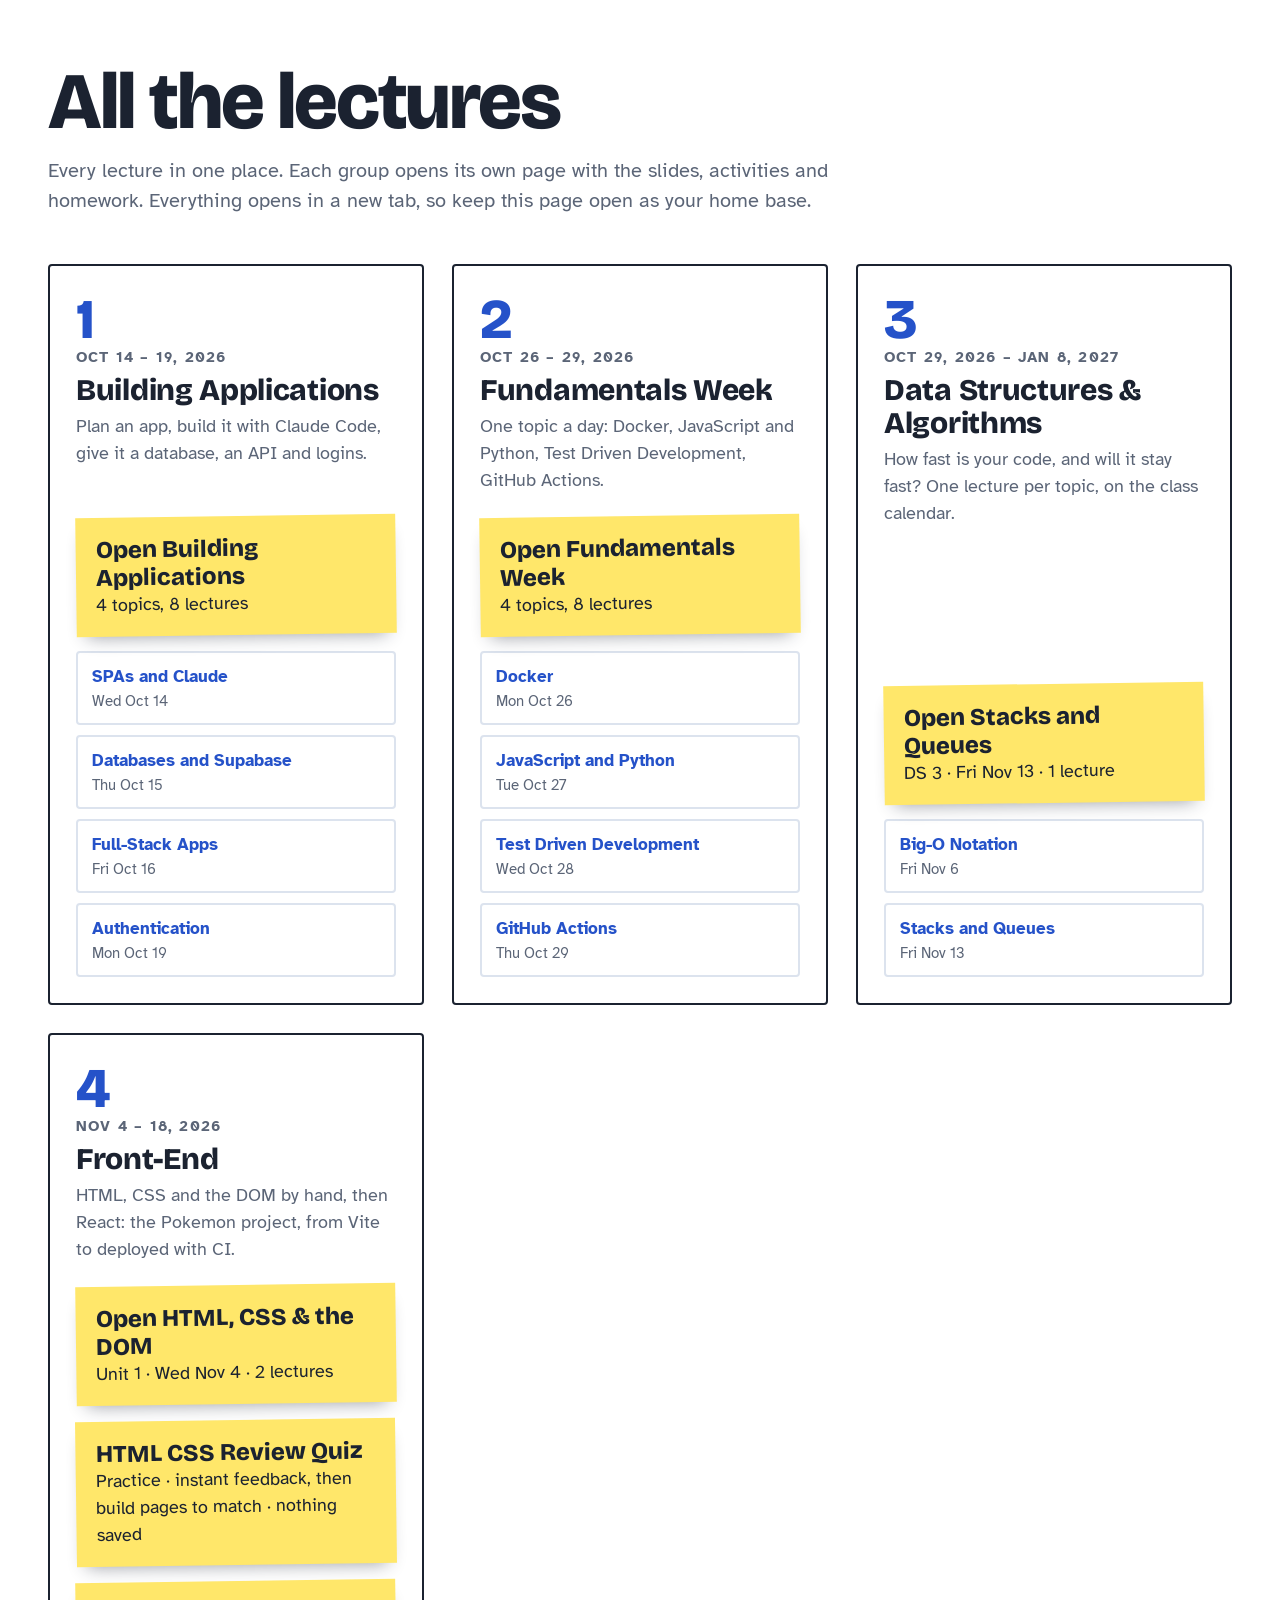
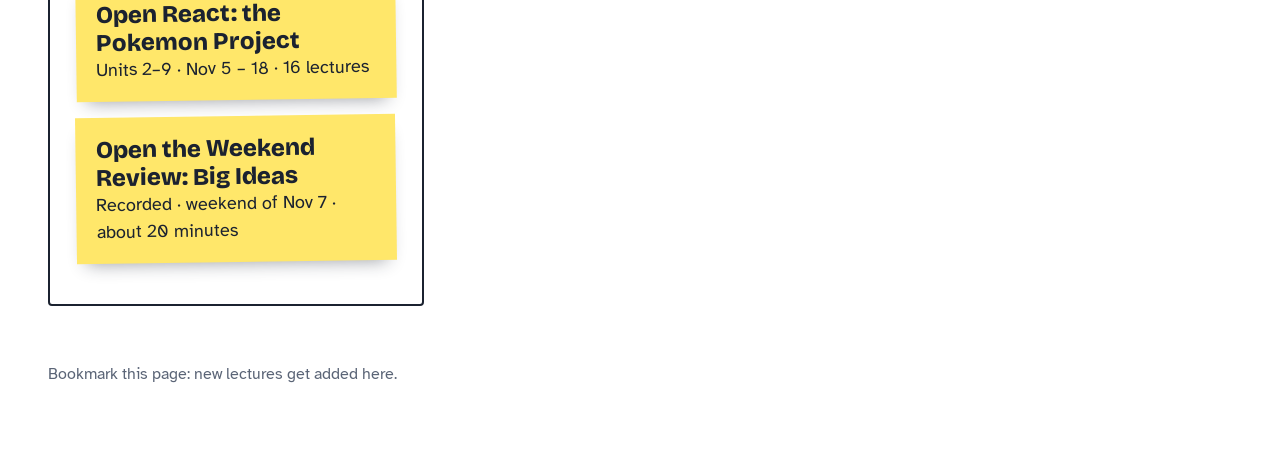
<file: index.html>
<!doctype html>
<html lang="en">
<head>
<meta charset="utf-8">
<meta name="viewport" content="width=device-width, initial-scale=1">
<title>Code Platoon Lectures</title>
<link href="https://fonts.googleapis.com/css2?family=Atkinson+Hyperlegible:wght@400;700&family=Bricolage+Grotesque:opsz,wght@12..96,700;12..96,800&display=swap" rel="stylesheet">
<link rel="stylesheet" href="shared.css">
</head>
<body>
<main>
  <h1>All the lectures</h1>
  <p class="lede">Every lecture in one place. Each group opens its own page with the slides, activities and homework. Everything opens in a new tab, so keep this page open as your home base.</p>

  <div class="cards">
    <section>
      <div class="num">1</div>
      <div class="when">Oct 14 – 19, 2026</div>
      <h2>Building Applications</h2>
      <p>Plan an app, build it with Claude Code, give it a database, an API and logins.</p>
      <a class="slides" href="building-applications/" target="_blank" rel="noopener"><b>Open Building Applications</b>4 topics, 8 lectures</a>
      <ol>
        <li><a href="https://kabeier.github.io/SPAs-and-Claude/" target="_blank" rel="noopener"><b>SPAs and Claude</b><span>Wed Oct 14</span></a></li>
        <li><a href="https://kabeier.github.io/Databases-and-Supabase/" target="_blank" rel="noopener"><b>Databases and Supabase</b><span>Thu Oct 15</span></a></li>
        <li><a href="https://kabeier.github.io/Claude-and-full-stack-apps/" target="_blank" rel="noopener"><b>Full-Stack Apps</b><span>Fri Oct 16</span></a></li>
        <li><a href="https://kabeier.github.io/Claude-and-auth/" target="_blank" rel="noopener"><b>Authentication</b><span>Mon Oct 19</span></a></li>
      </ol>
    </section>
    <section>
      <div class="num">2</div>
      <div class="when">Oct 26 – 29, 2026</div>
      <h2>Fundamentals Week</h2>
      <p>One topic a day: Docker, JavaScript and Python, Test Driven Development, GitHub Actions.</p>
      <a class="slides" href="https://kabeier.github.io/fundamentals-week/" target="_blank" rel="noopener"><b>Open Fundamentals Week</b>4 topics, 8 lectures</a>
      <ol>
        <li><a href="https://kabeier.github.io/intro-docker/" target="_blank" rel="noopener"><b>Docker</b><span>Mon Oct 26</span></a></li>
        <li><a href="https://kabeier.github.io/intro-js-py/" target="_blank" rel="noopener"><b>JavaScript and Python</b><span>Tue Oct 27</span></a></li>
        <li><a href="https://kabeier.github.io/intro-tdd/" target="_blank" rel="noopener"><b>Test Driven Development</b><span>Wed Oct 28</span></a></li>
        <li><a href="https://kabeier.github.io/intro-github-actions/" target="_blank" rel="noopener"><b>GitHub Actions</b><span>Thu Oct 29</span></a></li>
      </ol>
    </section>
    <section>
      <div class="num">3</div>
      <div class="when">Oct 29, 2026 – Jan 8, 2027</div>
      <h2>Data Structures &amp; Algorithms</h2>
      <p>How fast is your code, and will it stay fast? One lecture per topic, on the class calendar.</p>
      <a class="slides" href="https://kabeier.github.io/intro-stacks-queues/" target="_blank" rel="noopener"><b>Open Stacks and Queues</b>DS 3 · Fri Nov 13 · 1 lecture</a>
      <ol>
        <li><a href="https://kabeier.github.io/intro-big-o/" target="_blank" rel="noopener"><b>Big-O Notation</b><span>Fri Nov 6</span></a></li>
        <li><a href="https://kabeier.github.io/intro-stacks-queues/" target="_blank" rel="noopener"><b>Stacks and Queues</b><span>Fri Nov 13</span></a></li>
      </ol>
    </section>
    <section>
      <div class="num">4</div>
      <div class="when">Nov 4 – 18, 2026</div>
      <h2>Front-End</h2>
      <p>HTML, CSS and the DOM by hand, then React: the Pokemon project, from Vite to deployed with CI.</p>
      <a class="slides" href="https://kabeier.github.io/intro-html-css-dom/" target="_blank" rel="noopener"><b>Open HTML, CSS &amp; the DOM</b>Unit 1 · Wed Nov 4 · 2 lectures</a>
      <a class="slides" href="https://kabeier.github.io/intro-react/html-css-quiz/" target="_blank" rel="noopener"><b>HTML CSS Review Quiz</b>Practice · instant feedback, then build pages to match · nothing saved</a>
      <a class="slides" href="https://kabeier.github.io/intro-react/" target="_blank" rel="noopener"><b>Open React: the Pokemon Project</b>Units 2–9 · Nov 5 – 18 · 16 lectures</a>
      <a class="slides" href="https://kabeier.github.io/react-intro-html-css-js-dom-review/" target="_blank" rel="noopener"><b>Open the Weekend Review: Big Ideas</b>Recorded · weekend of Nov 7 · about 20 minutes</a>
    </section>
  </div>

  <footer>Bookmark this page: new lectures get added here.</footer>
</main>
</body>
</html>
</file>
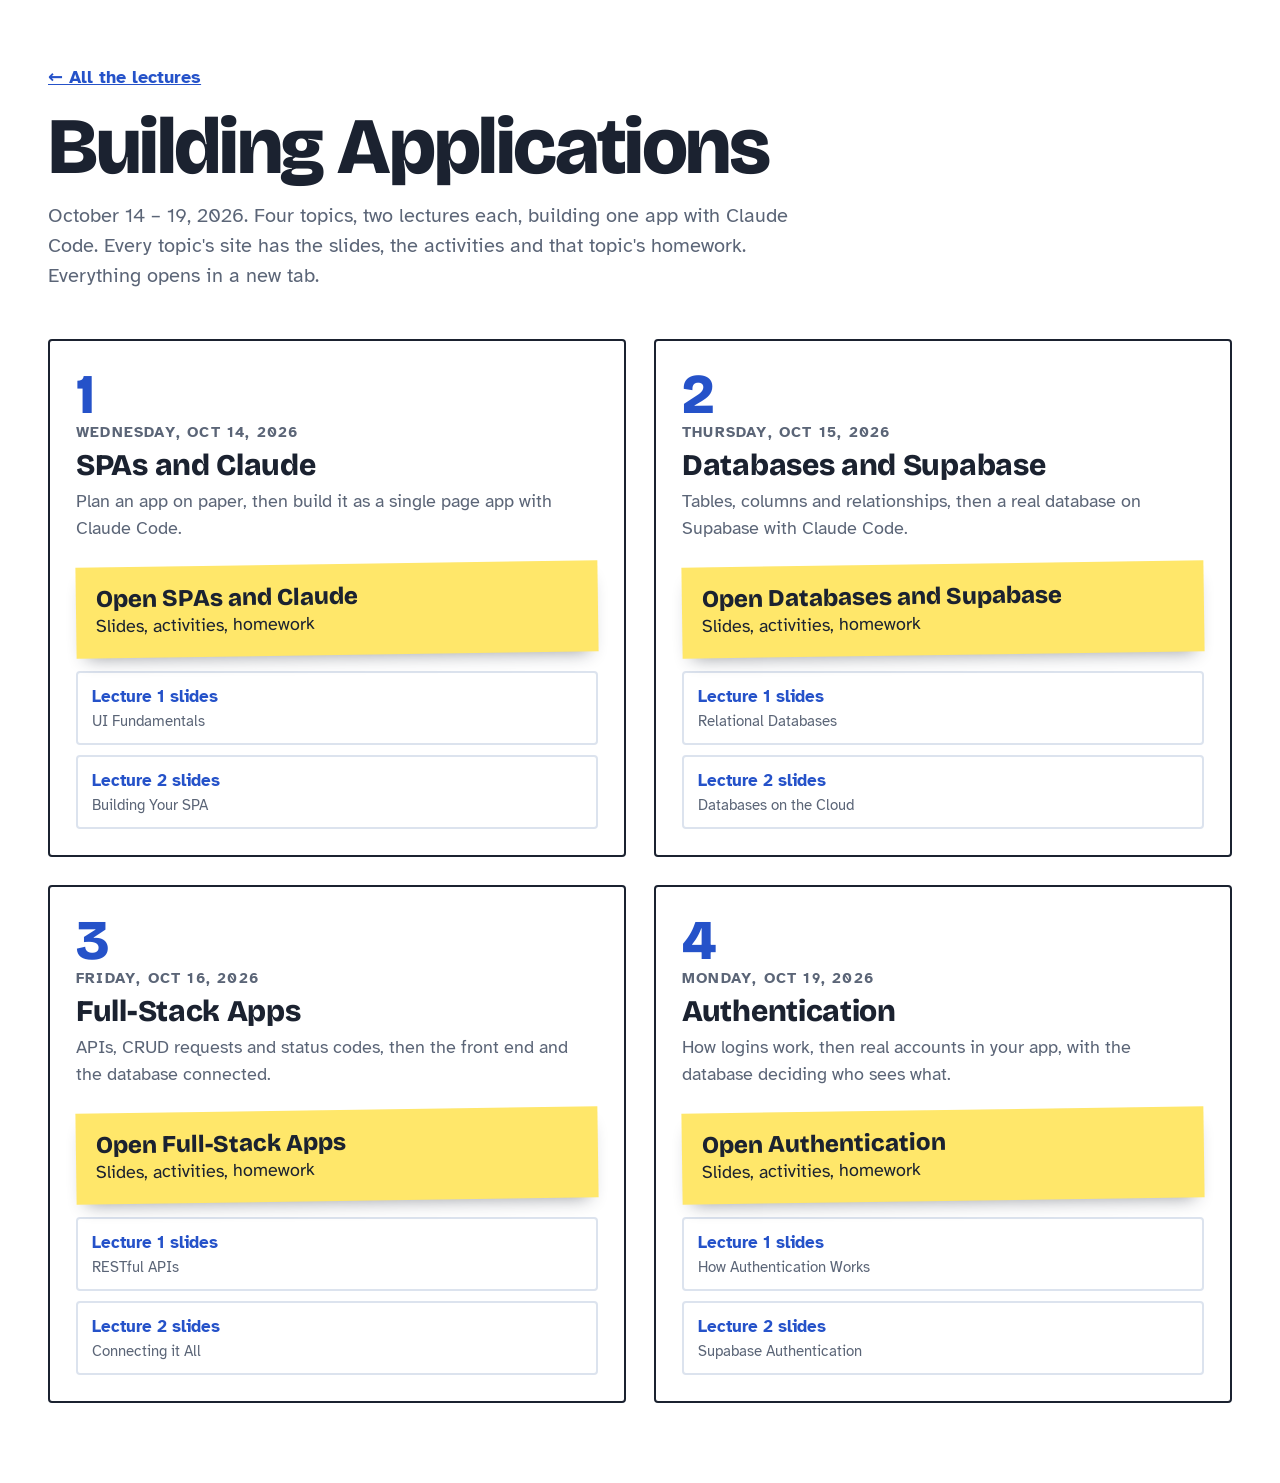
<file: building-applications/index.html>
<!doctype html>
<html lang="en">
<head>
<meta charset="utf-8">
<meta name="viewport" content="width=device-width, initial-scale=1">
<title>Building Applications</title>
<link href="https://fonts.googleapis.com/css2?family=Atkinson+Hyperlegible:wght@400;700&family=Bricolage+Grotesque:opsz,wght@12..96,700;12..96,800&display=swap" rel="stylesheet">
<link rel="stylesheet" href="../shared.css">
</head>
<body>
<main>
  <a class="back" href="../">← All the lectures</a>
  <h1>Building Applications</h1>
  <p class="lede">October 14 – 19, 2026. Four topics, two lectures each, building one app with Claude Code. Every topic's site has the slides, the activities and that topic's homework. Everything opens in a new tab.</p>
  <div class="cards four">
    <section>
      <div class="num">1</div>
      <div class="when">Wednesday, Oct 14, 2026</div>
      <h2>SPAs and Claude</h2>
      <p>Plan an app on paper, then build it as a single page app with Claude Code.</p>
      <a class="slides" href="https://kabeier.github.io/SPAs-and-Claude/" target="_blank" rel="noopener"><b>Open SPAs and Claude</b>Slides, activities, homework</a>
      <ol><li><a href="https://kabeier.github.io/SPAs-and-Claude/lecture-1-ui-fundamentals/slides.html" target="_blank" rel="noopener"><b>Lecture 1 slides</b><span>UI Fundamentals</span></a></li><li><a href="https://kabeier.github.io/SPAs-and-Claude/lecture-2-building-spas/slides.html" target="_blank" rel="noopener"><b>Lecture 2 slides</b><span>Building Your SPA</span></a></li></ol>
    </section>
    <section>
      <div class="num">2</div>
      <div class="when">Thursday, Oct 15, 2026</div>
      <h2>Databases and Supabase</h2>
      <p>Tables, columns and relationships, then a real database on Supabase with Claude Code.</p>
      <a class="slides" href="https://kabeier.github.io/Databases-and-Supabase/" target="_blank" rel="noopener"><b>Open Databases and Supabase</b>Slides, activities, homework</a>
      <ol><li><a href="https://kabeier.github.io/Databases-and-Supabase/lecture-1-relational-databases/slides.html" target="_blank" rel="noopener"><b>Lecture 1 slides</b><span>Relational Databases</span></a></li><li><a href="https://kabeier.github.io/Databases-and-Supabase/lecture-2-databases-on-the-cloud/slides.html" target="_blank" rel="noopener"><b>Lecture 2 slides</b><span>Databases on the Cloud</span></a></li></ol>
    </section>
    <section>
      <div class="num">3</div>
      <div class="when">Friday, Oct 16, 2026</div>
      <h2>Full-Stack Apps</h2>
      <p>APIs, CRUD requests and status codes, then the front end and the database connected.</p>
      <a class="slides" href="https://kabeier.github.io/Claude-and-full-stack-apps/" target="_blank" rel="noopener"><b>Open Full-Stack Apps</b>Slides, activities, homework</a>
      <ol><li><a href="https://kabeier.github.io/Claude-and-full-stack-apps/lecture-1-restful-apis/slides.html" target="_blank" rel="noopener"><b>Lecture 1 slides</b><span>RESTful APIs</span></a></li><li><a href="https://kabeier.github.io/Claude-and-full-stack-apps/lecture-2-connecting-it-all/slides.html" target="_blank" rel="noopener"><b>Lecture 2 slides</b><span>Connecting it All</span></a></li></ol>
    </section>
    <section>
      <div class="num">4</div>
      <div class="when">Monday, Oct 19, 2026</div>
      <h2>Authentication</h2>
      <p>How logins work, then real accounts in your app, with the database deciding who sees what.</p>
      <a class="slides" href="https://kabeier.github.io/Claude-and-auth/" target="_blank" rel="noopener"><b>Open Authentication</b>Slides, activities, homework</a>
      <ol><li><a href="https://kabeier.github.io/Claude-and-auth/lecture-1-how-auth-works/slides.html" target="_blank" rel="noopener"><b>Lecture 1 slides</b><span>How Authentication Works</span></a></li><li><a href="https://kabeier.github.io/Claude-and-auth/lecture-2-supabase-auth/slides.html" target="_blank" rel="noopener"><b>Lecture 2 slides</b><span>Supabase Authentication</span></a></li></ol>
    </section>
  </div>
</main>
</body>
</html>
</file>
<file: shared.css>
:root { --paper:#f4f6f9; --grid:#dce3ee; --ink:#1b2230; --muted:#5b6577; --blue:#2552c9; --green:#13795b; --sticky:#ffe76a; }
* { box-sizing: border-box; }
body { margin: 0; font-family: 'Atkinson Hyperlegible', system-ui, sans-serif; color: var(--ink); font-size: 18px; line-height: 1.5;
  background: var(--paper) linear-gradient(var(--grid) 1px, transparent 1px) -1px -1px / 40px 40px,
              linear-gradient(90deg, var(--grid) 1px, transparent 1px) -1px -1px / 40px 40px; }
main { max-width: 1240px; margin: 0 auto; padding: 64px 28px 80px; }
h1 { font: 800 clamp(44px, 7vw, 80px)/0.95 'Bricolage Grotesque', sans-serif; letter-spacing: -0.03em; margin: 0 0 16px; }
.lede { max-width: 60ch; color: var(--muted); font-size: 20px; margin: 0 0 48px; }
.back { display: inline-block; color: var(--blue); font-weight: 700; margin-bottom: 18px; }
.cards { display: grid; grid-template-columns: repeat(auto-fit, minmax(300px, 1fr)); gap: 28px; }
section { background: #fff; border: 2px solid var(--ink); border-radius: 4px; padding: 26px; display: flex; flex-direction: column; }
.when { font: 700 15px 'Atkinson Hyperlegible', sans-serif; letter-spacing: .08em; text-transform: uppercase; color: var(--muted); }
.num { font: 800 56px/1 'Bricolage Grotesque', sans-serif; color: var(--blue); }
h2 { font: 800 30px/1.1 'Bricolage Grotesque', sans-serif; margin: 8px 0 6px; letter-spacing: -0.01em; }
section > p { margin: 0 0 22px; color: var(--muted); }
a.slides { display: block; margin-top: auto; background: var(--sticky); color: var(--ink); text-decoration: none; padding: 18px 20px; margin-bottom: 16px;
  transform: rotate(-0.8deg); box-shadow: 0 10px 18px -10px rgb(27 34 48 / 0.45); transition: transform .15s; }
a.slides:hover, a.slides:focus-visible { transform: rotate(0deg) translateY(-2px); }
a.slides b { display: block; font: 800 24px 'Bricolage Grotesque', sans-serif; }
ol { list-style: none; margin: 0; padding: 0; display: grid; gap: 10px; }
ol a { display: block; padding: 11px 14px; border: 2px solid var(--grid); border-radius: 4px; color: var(--ink); text-decoration: none; font-size: 17px; }
ol a:hover, ol a:focus-visible { border-color: var(--blue); }
ol a b { color: var(--blue); }
ol a span { display: block; color: var(--muted); font-size: 15px; }
footer { margin-top: 56px; color: var(--muted); font-size: 16px; }
footer a { color: var(--blue); }
a:focus-visible { outline: 3px solid var(--blue); outline-offset: 2px; }
@media (max-width: 600px) { main { padding: 36px 16px 60px; } section { padding: 20px 16px; } }
@media (prefers-reduced-motion: reduce) { a.slides { transition: none; } }
a.slides + a.slides { margin-top: 0; }
.cards.four { grid-template-columns: repeat(2, minmax(0, 1fr)); }
@media (max-width: 760px) { .cards.four { grid-template-columns: minmax(0, 1fr); } }
</file>
